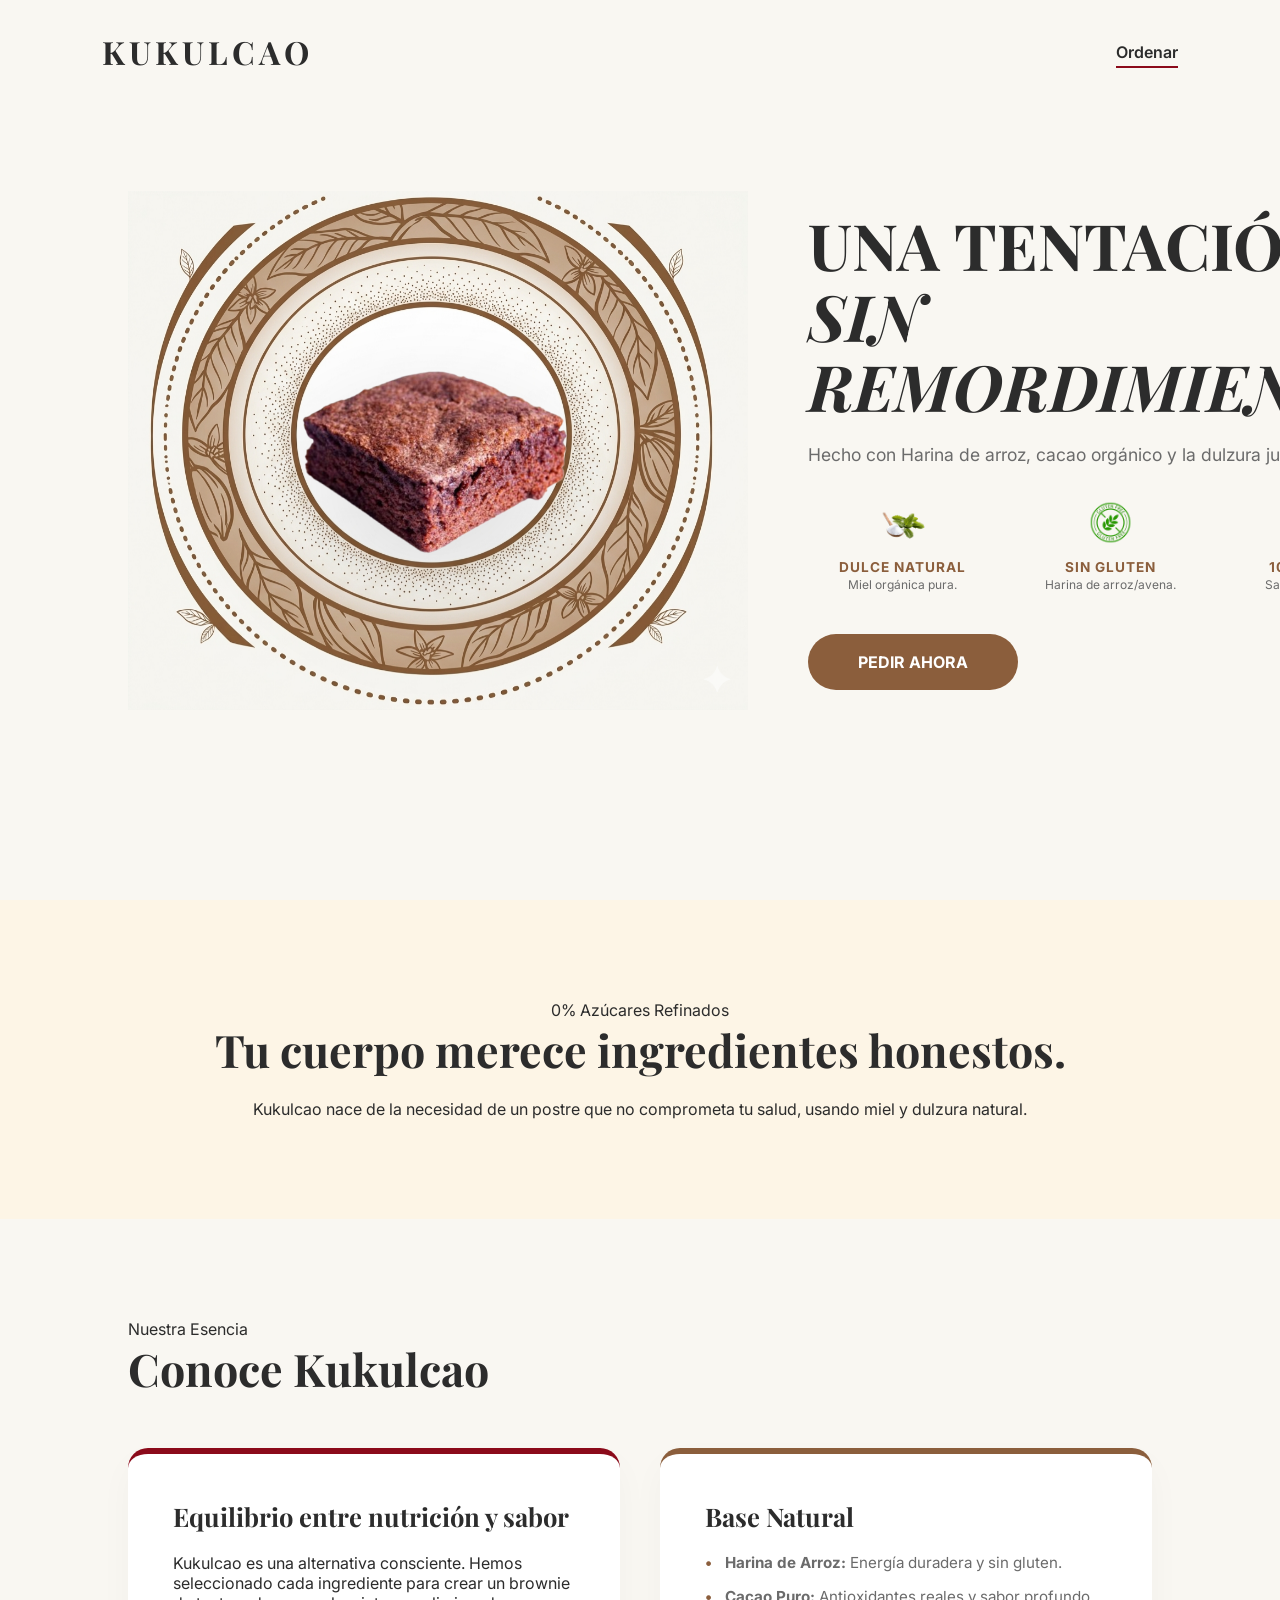
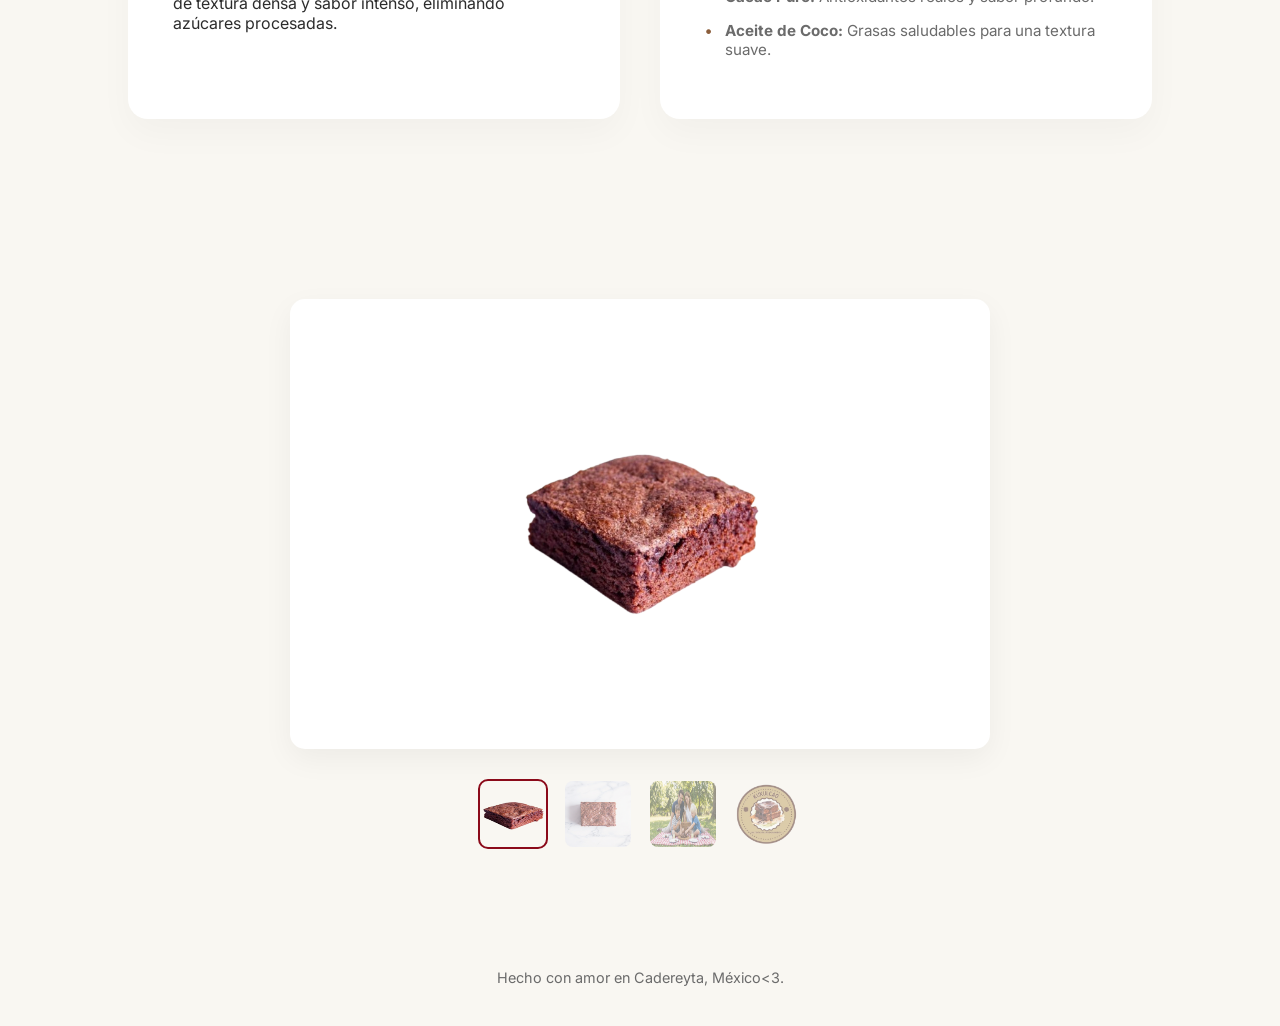
<file: index.html>
<!DOCTYPE html>
<html lang="es">
<head>
    <meta charset="UTF-8">
    <meta name="viewport" content="width=device-width, initial-scale=1.0">
    <title>Kukulcao | Pureza en cada bocado</title>
    <link rel="stylesheet" href="style.css">
    <link href="https://fonts.googleapis.com/css2?family=Inter:wght@300;400;600&family=Playfair+Display:ital,wght@0,400;0,700;1,400&display=swap" rel="stylesheet">
</head>
<body>

    <nav class="minimal-nav">
        <div class="logo">KUKULCAO</div>
        <div class="nav-cta">
            <a href="ordenar.html">Ordenar</a>
        </div>
    </nav>

    <main>
        <section class="hero-minimal">
            <div class="product-display">
                <img src="aro-decorativo.png" alt="Aro Decorativo Artesanal" class="decorative-ring-img">
                <div class="circle-bg"></div>
                <img src="brownie-1.png" alt="Kukulcao Brownie Hero" class="hero-img">
            </div>

            <div class="hero-text">
                <h1 class="fade-in">UNA TENTACIÓN <br><em>SIN REMORDIMIENTO.</em></h1>
                <p>Hecho con Harina de arroz, cacao orgánico y la dulzura justa de la miel.</p>
                
                <div class="hero-benefits">
                    <div class="benefit-item">
                        <img src="icono-miel.png" alt="Dulce Natural" class="benefit-icon"> 
                        <h4>Dulce Natural</h4>
                        <p>Miel orgánica pura.</p>
                    </div>
                    <div class="benefit-item">
                        <img src="icono-gluten.png" alt="Sin Gluten" class="benefit-icon"> 
                        <h4>Sin Gluten</h4>
                        <p>Harina de arroz/avena.</p>
                    </div>
                    <div class="benefit-item">
                        <img src="icono-cacao.png" alt="100% Cacao" class="benefit-icon"> 
                        <h4>100% Cacao</h4>
                        <p>Sabor intenso real.</p>
                    </div>
                </div>

                <a href="ordenar.html" class="btn-pedir-ahora">PEDIR AHORA</a>
            </div>
        </section>

        <section class="philosophy">
            <div class="philo-content">
                <span class="tag">0% Azúcares Refinados</span>
                <h2>Tu cuerpo merece ingredientes honestos.</h2>
                <p>Kukulcao nace de la necesidad de un postre que no comprometa tu salud, usando miel y dulzura natural.</p>
            </div>
        </section>

        <section class="philosophy-section">
            <div class="info-container">
                <span class="tag">Nuestra Esencia</span>
                <h2 class="main-title">Conoce Kukulcao</h2>
                
                <div class="info-grid">
                    <div class="info-card nutrition-card">
                        <h3>Equilibrio entre nutrición y sabor</h3>
                        <p>Kukulcao es una alternativa consciente. Hemos seleccionado cada ingrediente para crear un brownie de textura densa y sabor intenso, eliminando azúcares procesadas.</p>
                    </div>

                    <div class="info-card ingredients-card">
                        <h3>Base Natural</h3>
                        <ul class="ingredient-list">
                            <li><strong>Harina de Arroz:</strong> Energía duradera y sin gluten.</li>
                            <li><strong>Cacao Puro:</strong> Antioxidantes reales y sabor profundo.</li>
                            <li><strong>Aceite de Coco:</strong> Grasas saludables para una textura suave.</li>
                        </ul>
                    </div>
                </div>
            </div>
        </section>

        <section class="product-viewer">
            <div class="main-window">
                <img src="brownie-1.png" id="active-image" alt="Visor Kukulcao">
            </div>
            <div class="thumbnail-carousel">
                <img src="brownie-1.png" class="thumb active" onclick="changeImage(this.src, this)">
                <img src="brownie-2.png" class="thumb" onclick="changeImage(this.src, this)">
                <img src="brownie-3.png" class="thumb" onclick="changeImage(this.src, this)">
                <img src="brownie-4.png" class="thumb" onclick="changeImage(this.src, this)">

                
            </div>
        </section>
    </main>

    <footer class="minimal-footer">
        <p>Hecho con amor en Cadereyta, México<3.</p>
    </footer>

    <script src="script.js"></script>
</body>
</html>
</file>
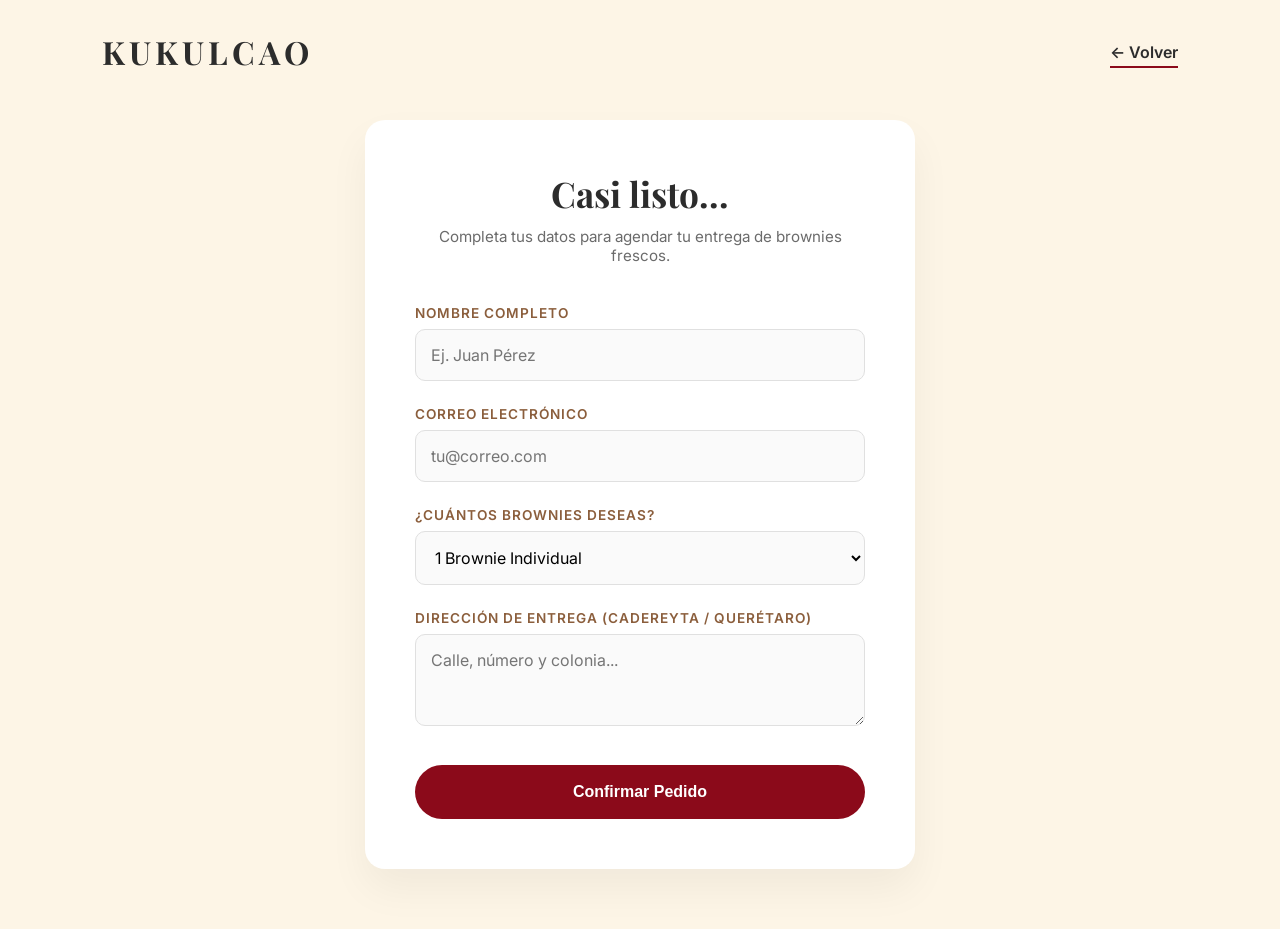
<file: ordenar.html>
<!DOCTYPE html>
<html lang="es">
<head>
    <meta charset="UTF-8">
    <meta name="viewport" content="width=device-width, initial-scale=1.0">
    <title>Finalizar Pedido | Kukulcao</title>
    <link rel="stylesheet" href="style.css">
    <link href="https://fonts.googleapis.com/css2?family=Inter:wght@300;400;600&family=Playfair+Display:wght@700&display=swap" rel="stylesheet">
</head>
<body class="order-page-bg">

    <nav class="minimal-nav">
        <div class="logo"><a href="index.html" style="text-decoration: none; color: inherit;">KUKULCAO</a></div>
        <div class="nav-cta">
            <a href="index.html">← Volver</a>
        </div>
    </nav>

    <main class="order-full-screen">
        <div class="order-card">
            <div class="order-header-main">
                <h2>Casi listo...</h2>
                <p>Completa tus datos para agendar tu entrega de brownies frescos.</p>
            </div>

            <form class="order-form-standalone" id="orderForm">
                
                <div class="input-field">
                    <label>Nombre Completo</label>
                    <input type="text" id="nombre" placeholder="Ej. Juan Pérez" required>
                </div>
                
                <div class="input-field">
                    <label>Correo Electrónico</label>
                    <input type="email" placeholder="tu@correo.com" required>
                </div>

                <div class="input-field">
                    <label>¿Cuántos brownies deseas?</label>
                    <select id="cantidad" required>
                        <option value="1 Brownie">1 Brownie Individual</option>
                        <option value="Caja de 6">Caja de 6 (Ideal para compartir)</option>
                        <option value="Caja de 12">Caja de 12 (Fiesta saludable)</option>
                    </select>
                </div>

                <div class="input-field">
                    <label>Dirección de entrega (Cadereyta / Querétaro)</label>
                    <textarea id="direccion" placeholder="Calle, número y colonia..." rows="3" required></textarea>
                </div>

                <button type="submit" class="btn-confirm">Confirmar Pedido</button>
            </form>
        </div>
    </main>

    <script src="script.js"></script>
</body>
</html>
    </main>

    <script src="script.js"></script>
</body>
</html>
</file>
<file: style.css>
/* ==========================================================
   1. VARIABLES Y BASES
========================================================== */
:root {
    --bg-color: #F9F7F2;
    --accent-color: #8b0a1a;
    --text-main: #2C2C2C;
    --text-light: #6B6B6B;
    --gold-brown: #8B5E3C;
}

* { margin: 0; padding: 0; box-sizing: border-box; }
body { 
    font-family: 'Inter', sans-serif; 
    background-color: var(--bg-color); 
    color: var(--text-main); 
    overflow-x: hidden; 
}

/* ==========================================================
   2. NAVEGACIÓN
========================================================== */
.minimal-nav { 
    display: flex; 
    justify-content: space-between; 
    align-items: center;
    padding: 30px 8%; 
    position: absolute; 
    width: 100%; 
    z-index: 100; 
}

.logo { 
    font-family: 'Playfair Display', serif; 
    font-weight: 700; 
    letter-spacing: 4px; 
    font-size: 2rem; 
    color: var(--text-main);
}

.nav-cta a { 
    text-decoration: none; 
    color: var(--text-main); 
    border-bottom: 2px solid var(--accent-color); 
    padding-bottom: 4px; 
    font-weight: 600;
}

/* ==========================================================
   3. HERO (ALINEACIÓN CORREGIDA - BROWNIE IZQUIERDA)
========================================================== */
.hero-minimal {
    min-height: 100vh;
    display: flex;
    align-items: center;
    justify-content: space-between;
    padding: 0 10%;
    position: relative;
    max-width: 1400px;
    margin: 0 auto;
    gap: 60px; /* Espacio de seguridad para que no choquen */
}

/* Contenedor de la imagen (Izquierda) */
.product-display {
    flex: 0.9; /* Un poco más pequeño para dar aire al texto */
    display: grid;
    place-items: center; /* Centrado matemático de todas las capas */
    position: relative;
    height: 600px;
}

/* --- CAPA 1 (FONDO): CÍRCULO --- */
.circle-bg {
    grid-area: 1 / 1;
    width: 380px;
    height: 380px;
    background: #EFEBE3;
    border-radius: 50%;
    z-index: 1;
}

/* --- CAPA 2 (MEDIO): ARO ARTESANAL DERECHO --- */
.decorative-ring-img {
    grid-area: 1 / 1;
    width: 620px;
    height: auto;
    z-index: 2;
    pointer-events: none;
    will-change: transform, opacity;
    
    /* RESET DE ROTACIÓN: Ahora los corchetes enmarcan arriba y abajo */
    transform: rotate(0deg); 
    
    /* Animación de opacidad al bajar */
    animation: fadeOutScroll linear both;
    animation-timeline: scroll(block nearest);
    animation-range: start 0% end 40%; 
}

/* --- CAPA 3 (FRENTE): EL BROWNIE --- */
.hero-img {
    grid-area: 1 / 1;
    width: 290px;
    z-index: 3;
    filter: drop-shadow(0 40px 60px rgba(0,0,0,0.15));
    animation: floatOriginal 6s ease-in-out infinite;
    
    position: relative; 
    left: -5px; /* <--- Cambia este número: más negativo lo mueve a la izquierda */
}


/* Contenedor de Texto (Derecha) */
.hero-text {
    flex: 1.1;
    z-index: 10;
}

.hero-text h1 {
    font-family: 'Playfair Display', serif;
    font-size: clamp(2.5rem, 5vw, 4rem);
    line-height: 1.1;
    margin-bottom: 20px;
}

.hero-text p {
    font-size: 1.1rem;
    color: var(--text-light);
    line-height: 1.6;
}

/* ==========================================================
   4. BENEFICIOS Y BOTONES
========================================================== */
.hero-benefits { 
    display: flex;
    gap: 20px; 
    margin-top: 30px; 
}
.benefit-item { text-align: center; flex: 1; }
.benefit-icon { width: 45px; height: 45px; object-fit: contain; margin-bottom: 10px; }
.benefit-item h4 { font-size: 0.85rem; text-transform: uppercase; color: var(--gold-brown); letter-spacing: 1px; }
.benefit-item p { font-size: 0.75rem; color: var(--text-light); }

.btn-pedir-ahora { 
    display: inline-block; 
    margin-top: 40px; 
    padding: 18px 50px; 
    background: var(--gold-brown); 
    color: white; 
    text-decoration: none; 
    border-radius: 50px; 
    font-weight: 700; 
    transition: 0.3s ease;
}
.btn-pedir-ahora:hover { transform: translateY(-3px); box-shadow: 0 10px 20px rgba(139, 94, 60, 0.3); }

/* ==========================================================
   5. FILOSOFÍA Y VISOR
========================================================== */
.philosophy {
    padding: 100px 5%;
    background-color: #FDF5E6;
    text-align: center;
}
.philosophy h2 { font-family: 'Playfair Display', serif; font-size: clamp(2rem, 4vw, 2.8rem); margin-bottom: 20px; }

.product-description-area { padding: 100px 10%; background-color: #fff; }
.desc-body { display: grid; grid-template-columns: 1fr 1fr; gap: 60px; max-width: 1100px; margin: 0 auto; }

.product-viewer { padding: 80px 10%; text-align: center; }
.main-window { width: 100%; max-width: 700px; height: 450px; margin: 0 auto 30px; background-color: #fff; display: flex; justify-content: center; align-items: center; border-radius: 15px; box-shadow: 0 10px 30px rgba(0,0,0,0.05); }
.main-window img { max-width: 85%; max-height: 85%; object-fit: contain; transition: opacity 0.3s; }

.thumbnail-carousel { display: flex; justify-content: center; gap: 15px; }
.thumb { width: 70px; height: 70px; cursor: pointer; border-radius: 10px; opacity: 0.5; transition: 0.3s; border: 2px solid transparent; }
.thumb.active { opacity: 1; border-color: var(--accent-color); }

.minimal-footer { padding: 40px; text-align: center; font-size: 0.9rem; color: var(--text-light); }

/* ==========================================================
   6. RESPONSIVE (CELULAR)
========================================================== */
@media (max-width: 768px) {
    .hero-minimal { 
        flex-direction: column; 
        padding: 120px 5% 60px 5%; 
        gap: 20px;
        text-align: center;
        min-height: auto;
    }

    .product-display { 
        order: -1; 
        height: 350px; 
    }

    .decorative-ring-img { 
        width: 380px; 
        opacity: 0.5; 
        transform: rotate(0deg); 
        animation: none; 
    }

    .circle-bg { width: 250px; height: 250px; }
    .hero-img { width: 175px; 
                left: -5px;}
   
    .hero-text h1 { font-size: 2.1rem; }
    .desc-body { grid-template-columns: 1fr; }
}

/* ==========================================================
   7. KEYFRAMES
========================================================== */
@keyframes floatOriginal {
    0%, 100% { transform: translateY(0); }
    50% { transform: translateY(-20px); }
}

@keyframes fadeOutScroll {
    from {
        opacity: 0.6; 
        transform: rotate(0deg) scale(1);
    }
    to {
        opacity: 0.1; 
        transform: rotate(0deg) scale(0.95);
    }
}
/* ==========================================================
   8. PÁGINA DE PEDIDO (ORDENAR.HTML)
========================================================== */

/* Fondo de la página de pedido */
.order-page-bg {
    background-color: #FDF5E6; /* Un tono crema suave */
    min-height: 100vh;
}

/* Contenedor principal centrado */
.order-full-screen {
    display: flex;
    justify-content: center;
    align-items: center;
    padding: 120px 5% 60px; /* Espacio para el nav */
}

/* La tarjeta del formulario */
.order-card {
    background: #fff;
    padding: 50px;
    border-radius: 20px;
    box-shadow: 0 20px 40px rgba(0,0,0,0.05);
    max-width: 550px;
    width: 100%;
    text-align: center;
}

.order-header-main h2 {
    font-family: 'Playfair Display', serif;
    font-size: 2.2rem;
    color: var(--text-main);
    margin-bottom: 10px;
}

.order-header-main p {
    color: var(--text-light);
    margin-bottom: 40px;
    font-size: 0.95rem;
}

/* Estilos del Formulario */
.order-form-standalone {
    text-align: left;
}

.input-field {
    margin-bottom: 25px;
}

.input-field label {
    display: block;
    font-size: 0.85rem;
    font-weight: 600;
    color: var(--gold-brown);
    margin-bottom: 8px;
    text-transform: uppercase;
    letter-spacing: 1px;
}

/* Inputs, Selects y Textareas con look Premium */
.input-field input, 
.input-field select, 
.input-field textarea {
    width: 100%;
    padding: 15px;
    border: 1px solid #E0E0E0;
    border-radius: 10px;
    font-family: 'Inter', sans-serif;
    font-size: 1rem;
    background-color: #FAFAFA;
    transition: all 0.3s ease;
}

.input-field input:focus, 
.input-field select:focus, 
.input-field textarea:focus {
    outline: none;
    border-color: var(--accent-color); /* Tu color burgundy */
    background-color: #fff;
    box-shadow: 0 0 0 4px rgba(139, 10, 26, 0.05);
}

/* Botón de Confirmación */
.btn-confirm {
    width: 100%;
    padding: 18px;
    background-color: var(--accent-color); /* Burgundy */
    color: #fff;
    border: none;
    border-radius: 50px;
    font-weight: 700;
    font-size: 1rem;
    cursor: pointer;
    transition: transform 0.3s ease, box-shadow 0.3s ease;
    margin-top: 10px;
}

.btn-confirm:hover {
    transform: translateY(-3px);
    box-shadow: 0 10px 20px rgba(139, 10, 26, 0.2);
    background-color: #700814; /* Un tono más oscuro de burgundy */
}

/* Ajustes para Móvil */
@media (max-width: 480px) {
    .order-card {
        padding: 30px 20px;
    }
    .order-header-main h2 {
        font-size: 1.8rem;
    }
}
/* ==========================================================
   9. SECCIÓN CONOCE KUKULCAO (DISEÑO DE TARJETAS)
========================================================== */

.philosophy-section {
    padding: 100px 10%;
    background-color: var(--bg-color);
}

.info-container {
    max-width: 1200px;
    margin: 0 auto;
}

.section-tag {
    display: block;
    color: var(--gold-brown);
    letter-spacing: 3px;
    text-transform: uppercase;
    font-size: 0.8rem;
    font-weight: 600;
    margin-bottom: 10px;
}

.main-title {
    font-family: 'Playfair Display', serif;
    font-size: 2.8rem;
    margin-bottom: 50px;
    color: var(--text-main);
}

.info-grid {
    display: grid;
    grid-template-columns: 1fr 1fr;
    gap: 40px;
}

/* Estilo Base de las Tarjetas */
.info-card {
    background: #fff;
    padding: 45px;
    border-radius: 20px;
    box-shadow: 0 15px 35px rgba(0,0,0,0.03);
    transition: transform 0.3s ease;
}

.info-card:hover {
    transform: translateY(-10px);
}

.info-card h3 {
    font-family: 'Playfair Display', serif;
    font-size: 1.6rem;
    margin-bottom: 20px;
}

/* Diferenciación por Color */
.nutrition-card {
    border-top: 6px solid var(--accent-color); /* Acento Burgundy */
}

.ingredients-card {
    border-top: 6px solid var(--gold-brown); /* Acento Gold-Brown */
}

/* Estilo de la Lista de Ingredientes */
.ingredient-list {
    list-style: none;
    padding: 0;
}

.ingredient-list li {
    margin-bottom: 15px;
    font-size: 0.95rem;
    color: var(--text-light);
    position: relative;
    padding-left: 20px;
}

.ingredient-list li::before {
    content: "•";
    color: var(--gold-brown);
    font-weight: bold;
    position: absolute;
    left: 0;
}

/* Responsivo para Móvil */
@media (max-width: 768px) {
    .info-grid {
        grid-template-columns: 1fr;
    }
    .main-title {
        font-size: 2.2rem;
    }
}
</file>
